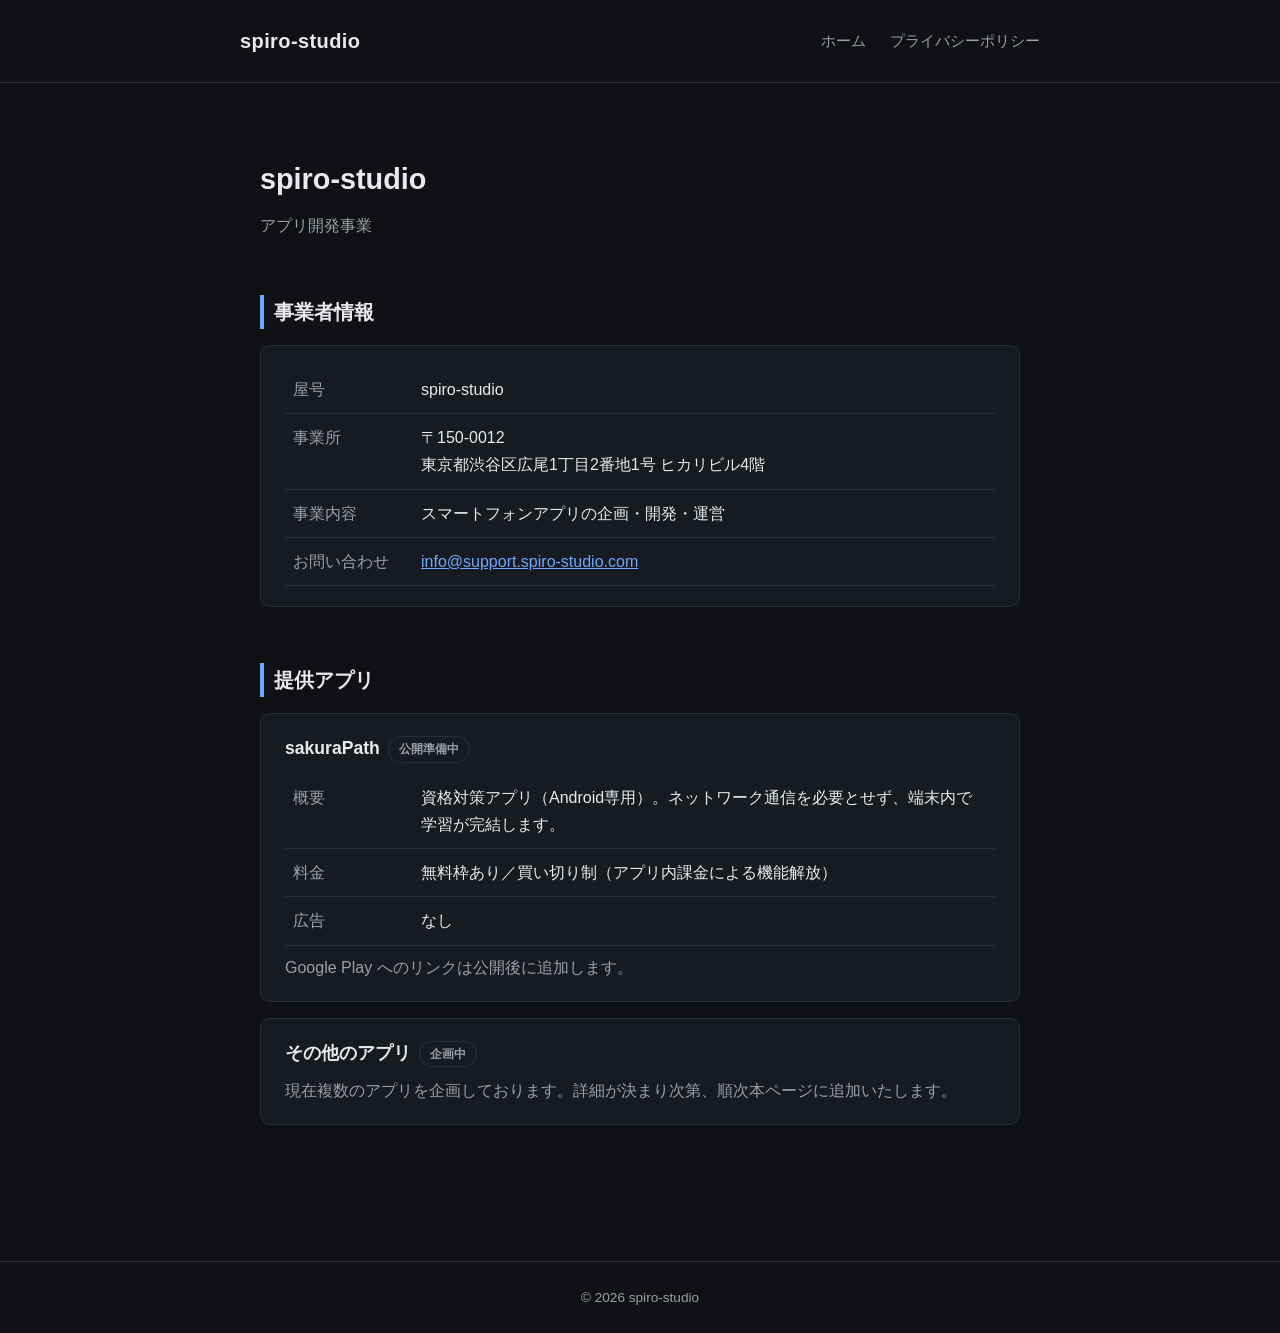
<file: index.html>
<!DOCTYPE html>
<html lang="ja">
<head>
<meta charset="UTF-8">
<meta name="viewport" content="width=device-width, initial-scale=1.0">
<title>spiro-studio</title>
<meta name="description" content="spiro-studio（個人事業主）のアプリ開発事業に関する情報ページです。">
<link rel="stylesheet" href="style.css">
</head>
<body>

<header>
  <div class="header-inner">
    <a class="logo" href="index.html">spiro-studio</a>
    <nav>
      <a href="index.html">ホーム</a>
      <a href="privacy.html">プライバシーポリシー</a>
    </nav>
  </div>
</header>

<main>

  <section>
    <h1>spiro-studio</h1>
    <p class="tagline">アプリ開発事業</p>
  </section>

  <section>
    <h2>事業者情報</h2>
    <div class="card">
      <table class="info">
        <tr>
          <th>屋号</th>
          <td>spiro-studio</td>
        </tr>
        <tr>
          <th>事業所</th>
          <td>〒150-0012<br>東京都渋谷区広尾1丁目2番地1号 ヒカリビル4階</td>
        </tr>
        <tr>
          <th>事業内容</th>
          <td>スマートフォンアプリの企画・開発・運営</td>
        </tr>
        <tr>
          <th>お問い合わせ</th>
          <td><a href="mailto:info@support.spiro-studio.com">info@support.spiro-studio.com</a></td>
        </tr>
      </table>
    </div>
  </section>

  <section>
    <h2>提供アプリ</h2>
    <div class="app-list">

      <div class="card app-card">
        <h3>sakuraPath<span class="app-status">公開準備中</span></h3>
        <table class="info">
          <tr>
            <th>概要</th>
            <td>資格対策アプリ（Android専用）。ネットワーク通信を必要とせず、端末内で学習が完結します。</td>
          </tr>
          <tr>
            <th>料金</th>
            <td>無料枠あり／買い切り制（アプリ内課金による機能解放）</td>
          </tr>
          <tr>
            <th>広告</th>
            <td>なし</td>
          </tr>
        </table>
        <p class="notice">Google Play へのリンクは公開後に追加します。</p>
      </div>

      <div class="card app-card">
        <h3>その他のアプリ<span class="app-status">企画中</span></h3>
        <p class="notice">現在複数のアプリを企画しております。詳細が決まり次第、順次本ページに追加いたします。</p>
      </div>

    </div>
  </section>

</main>

<footer>
  &copy; 2026 spiro-studio
</footer>

</body>
</html>
</file>
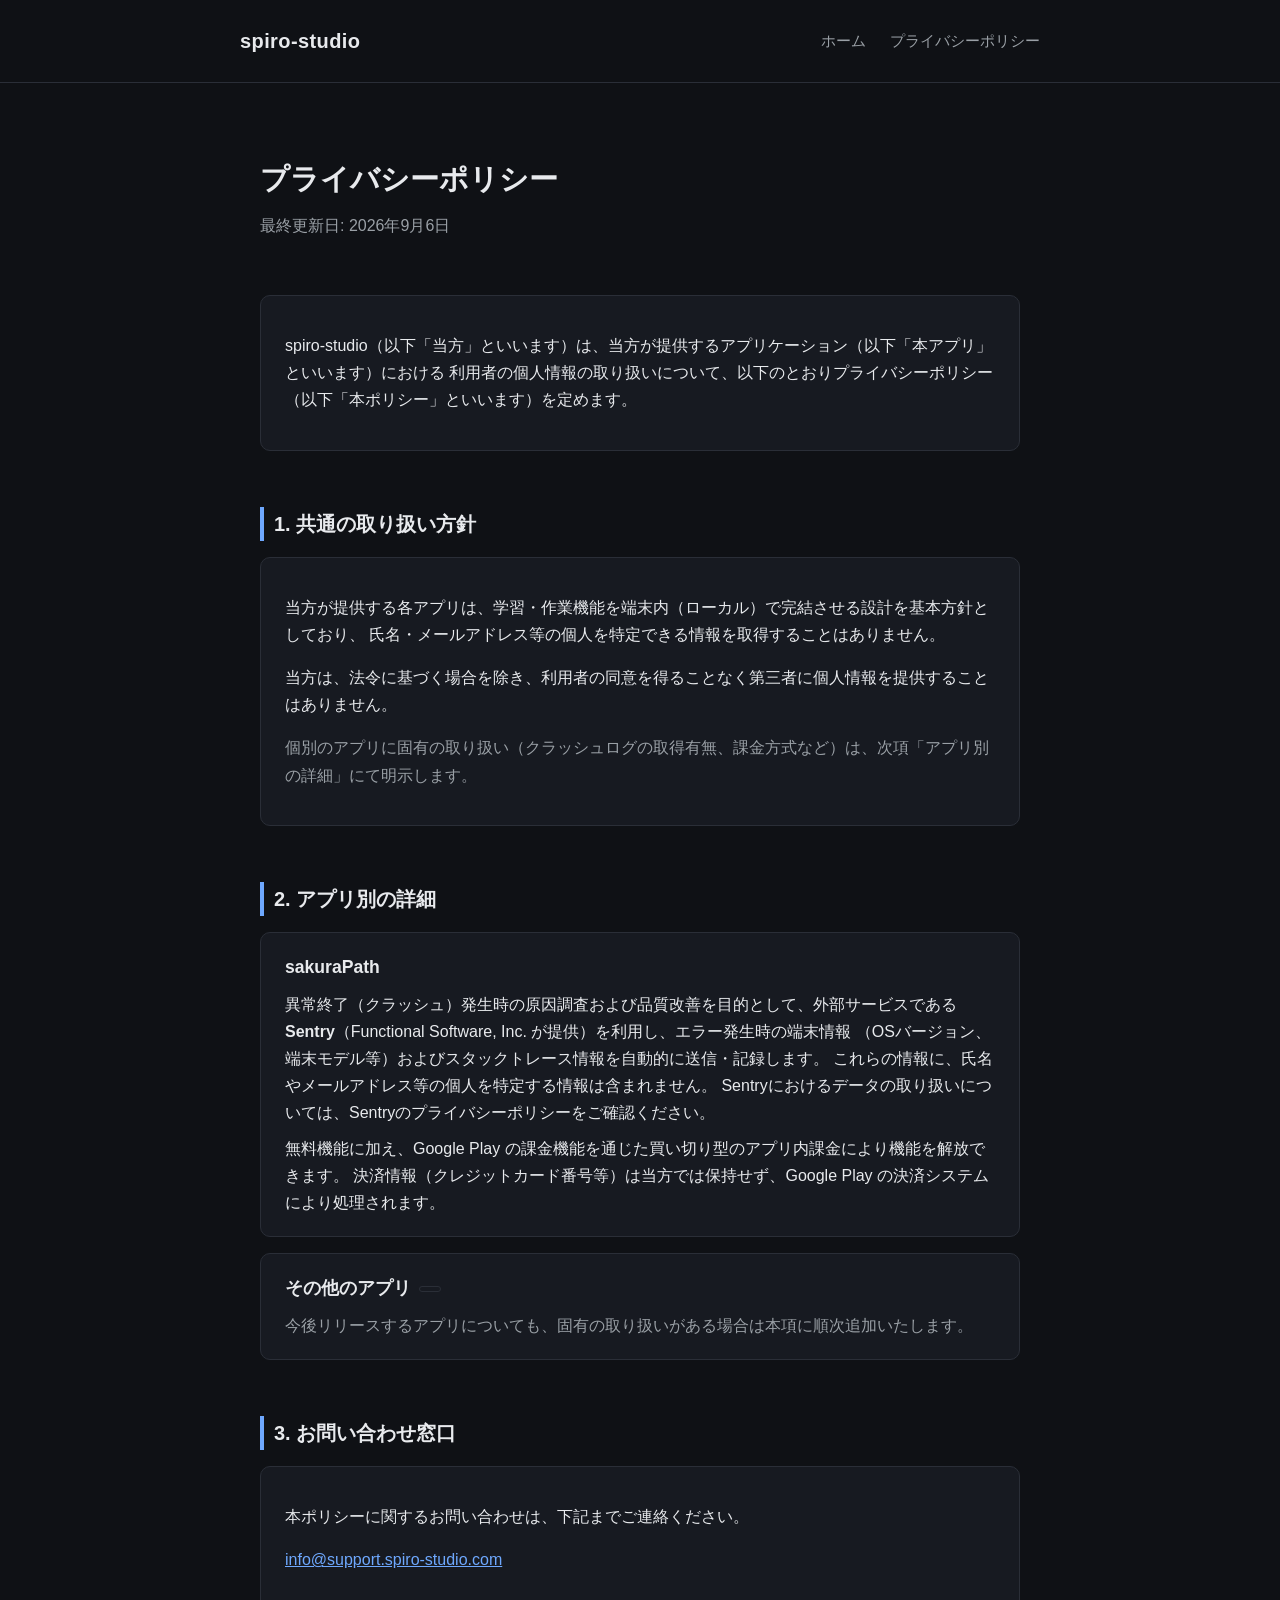
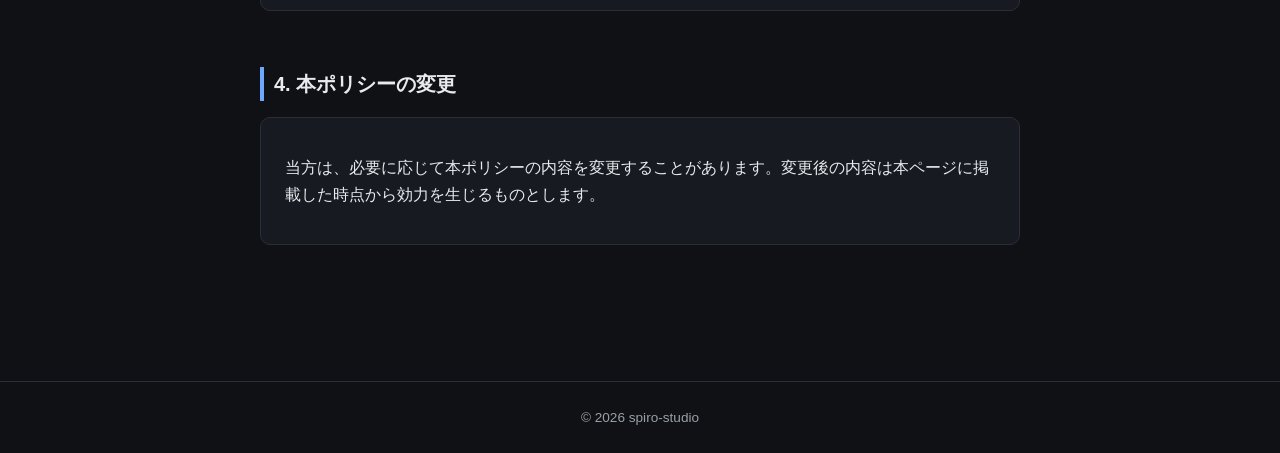
<file: privacy.html>
<!DOCTYPE html>
<html lang="ja">
<head>
<meta charset="UTF-8">
<meta name="viewport" content="width=device-width, initial-scale=1.0">
<title>プライバシーポリシー | spiro-studio</title>
<link rel="stylesheet" href="style.css">
</head>
<body>

<header>
  <div class="header-inner">
    <a class="logo" href="index.html">spiro-studio</a>
    <nav>
      <a href="index.html">ホーム</a>
      <a href="privacy.html">プライバシーポリシー</a>
    </nav>
  </div>
</header>

<main>

  <section>
    <h1>プライバシーポリシー</h1>
    <p class="tagline">最終更新日: 2026年9月6日</p>
  </section>

  <section>
    <div class="card">
      <p>
        spiro-studio（以下「当方」といいます）は、当方が提供するアプリケーション（以下「本アプリ」といいます）における
        利用者の個人情報の取り扱いについて、以下のとおりプライバシーポリシー（以下「本ポリシー」といいます）を定めます。
      </p>
    </div>
  </section>

  <section>
    <h2>1. 共通の取り扱い方針</h2>
    <div class="card">
      <p>
        当方が提供する各アプリは、学習・作業機能を端末内（ローカル）で完結させる設計を基本方針としており、
        氏名・メールアドレス等の個人を特定できる情報を取得することはありません。
      </p>
      <p>
        当方は、法令に基づく場合を除き、利用者の同意を得ることなく第三者に個人情報を提供することはありません。
      </p>
      <p class="notice">
        個別のアプリに固有の取り扱い（クラッシュログの取得有無、課金方式など）は、次項「アプリ別の詳細」にて明示します。
      </p>
    </div>
  </section>

  <section>
    <h2>2. アプリ別の詳細</h2>
    <div class="app-list">

      <div class="card app-card">
        <h3>sakuraPath</h3>
        <p>
          異常終了（クラッシュ）発生時の原因調査および品質改善を目的として、外部サービスである
          <strong>Sentry</strong>（Functional Software, Inc. が提供）を利用し、エラー発生時の端末情報
          （OSバージョン、端末モデル等）およびスタックトレース情報を自動的に送信・記録します。
          これらの情報に、氏名やメールアドレス等の個人を特定する情報は含まれません。
          Sentryにおけるデータの取り扱いについては、Sentryのプライバシーポリシーをご確認ください。
        </p>
        <p>
          無料機能に加え、Google Play の課金機能を通じた買い切り型のアプリ内課金により機能を解放できます。
          決済情報（クレジットカード番号等）は当方では保持せず、Google Play の決済システムにより処理されます。
        </p>
      </div>

      <div class="card app-card">
        <h3>その他のアプリ<span class="app-status"></span></h3>
        <p class="notice">
          今後リリースするアプリについても、固有の取り扱いがある場合は本項に順次追加いたします。
        </p>
      </div>

    </div>
  </section>

  <section>
    <h2>3. お問い合わせ窓口</h2>
    <div class="card">
      <p>
        本ポリシーに関するお問い合わせは、下記までご連絡ください。
      </p>
      <p><a href="mailto:info@support.spiro-studio.com">info@support.spiro-studio.com</a></p>
    </div>
  </section>

  <section>
    <h2>4. 本ポリシーの変更</h2>
    <div class="card">
      <p>
        当方は、必要に応じて本ポリシーの内容を変更することがあります。変更後の内容は本ページに掲載した時点から効力を生じるものとします。
      </p>
    </div>
  </section>

</main>

<footer>
  &copy; 2026 spiro-studio
</footer>

</body>
</html>
</file>
<file: style.css>
:root {
  --bg: #0f1115;
  --surface: #171a21;
  --text: #e8eaed;
  --text-muted: #9aa0a6;
  --accent: #6ea8fe;
  --border: #2a2e37;
}

* {
  box-sizing: border-box;
}

body {
  margin: 0;
  background: var(--bg);
  color: var(--text);
  font-family: "Hiragino Kaku Gothic ProN", "Yu Gothic", "Segoe UI", -apple-system, sans-serif;
  line-height: 1.7;
}

header {
  border-bottom: 1px solid var(--border);
  padding: 24px 20px;
}

.header-inner {
  max-width: 800px;
  margin: 0 auto;
  display: flex;
  align-items: center;
  justify-content: space-between;
}

.logo {
  font-size: 1.25rem;
  font-weight: 700;
  color: var(--text);
  text-decoration: none;
  letter-spacing: 0.02em;
}

nav a {
  color: var(--text-muted);
  text-decoration: none;
  margin-left: 20px;
  font-size: 0.95rem;
}

nav a:hover {
  color: var(--accent);
}

main {
  max-width: 800px;
  margin: 0 auto;
  padding: 48px 20px 80px;
}

section {
  margin-bottom: 56px;
}

h1 {
  font-size: 1.8rem;
  margin-bottom: 8px;
}

h2 {
  font-size: 1.25rem;
  border-left: 4px solid var(--accent);
  padding-left: 10px;
  margin-bottom: 16px;
}

.tagline {
  color: var(--text-muted);
  margin-top: 0;
}

.card {
  background: var(--surface);
  border: 1px solid var(--border);
  border-radius: 10px;
  padding: 20px 24px;
}

table.info {
  width: 100%;
  border-collapse: collapse;
}

.app-list {
  display: flex;
  flex-direction: column;
  gap: 16px;
}

.app-card h3 {
  margin: 0 0 4px;
  font-size: 1.1rem;
}

.app-card .app-status {
  display: inline-block;
  font-size: 0.75rem;
  color: var(--text-muted);
  border: 1px solid var(--border);
  border-radius: 999px;
  padding: 2px 10px;
  margin-left: 8px;
  vertical-align: middle;
}

.app-card p {
  margin: 8px 0 0;
}

.app-card table.info {
  margin-top: 10px;
}

table.info th,
table.info td {
  text-align: left;
  padding: 10px 8px;
  border-bottom: 1px solid var(--border);
  vertical-align: top;
}

table.info th {
  width: 8em;
  color: var(--text-muted);
  font-weight: 500;
  white-space: nowrap;
}

.notice {
  color: var(--text-muted);
  font-style: normal;
}

a {
  color: var(--accent);
}

footer {
  border-top: 1px solid var(--border);
  padding: 24px 20px;
  text-align: center;
  color: var(--text-muted);
  font-size: 0.85rem;
}
</file>
